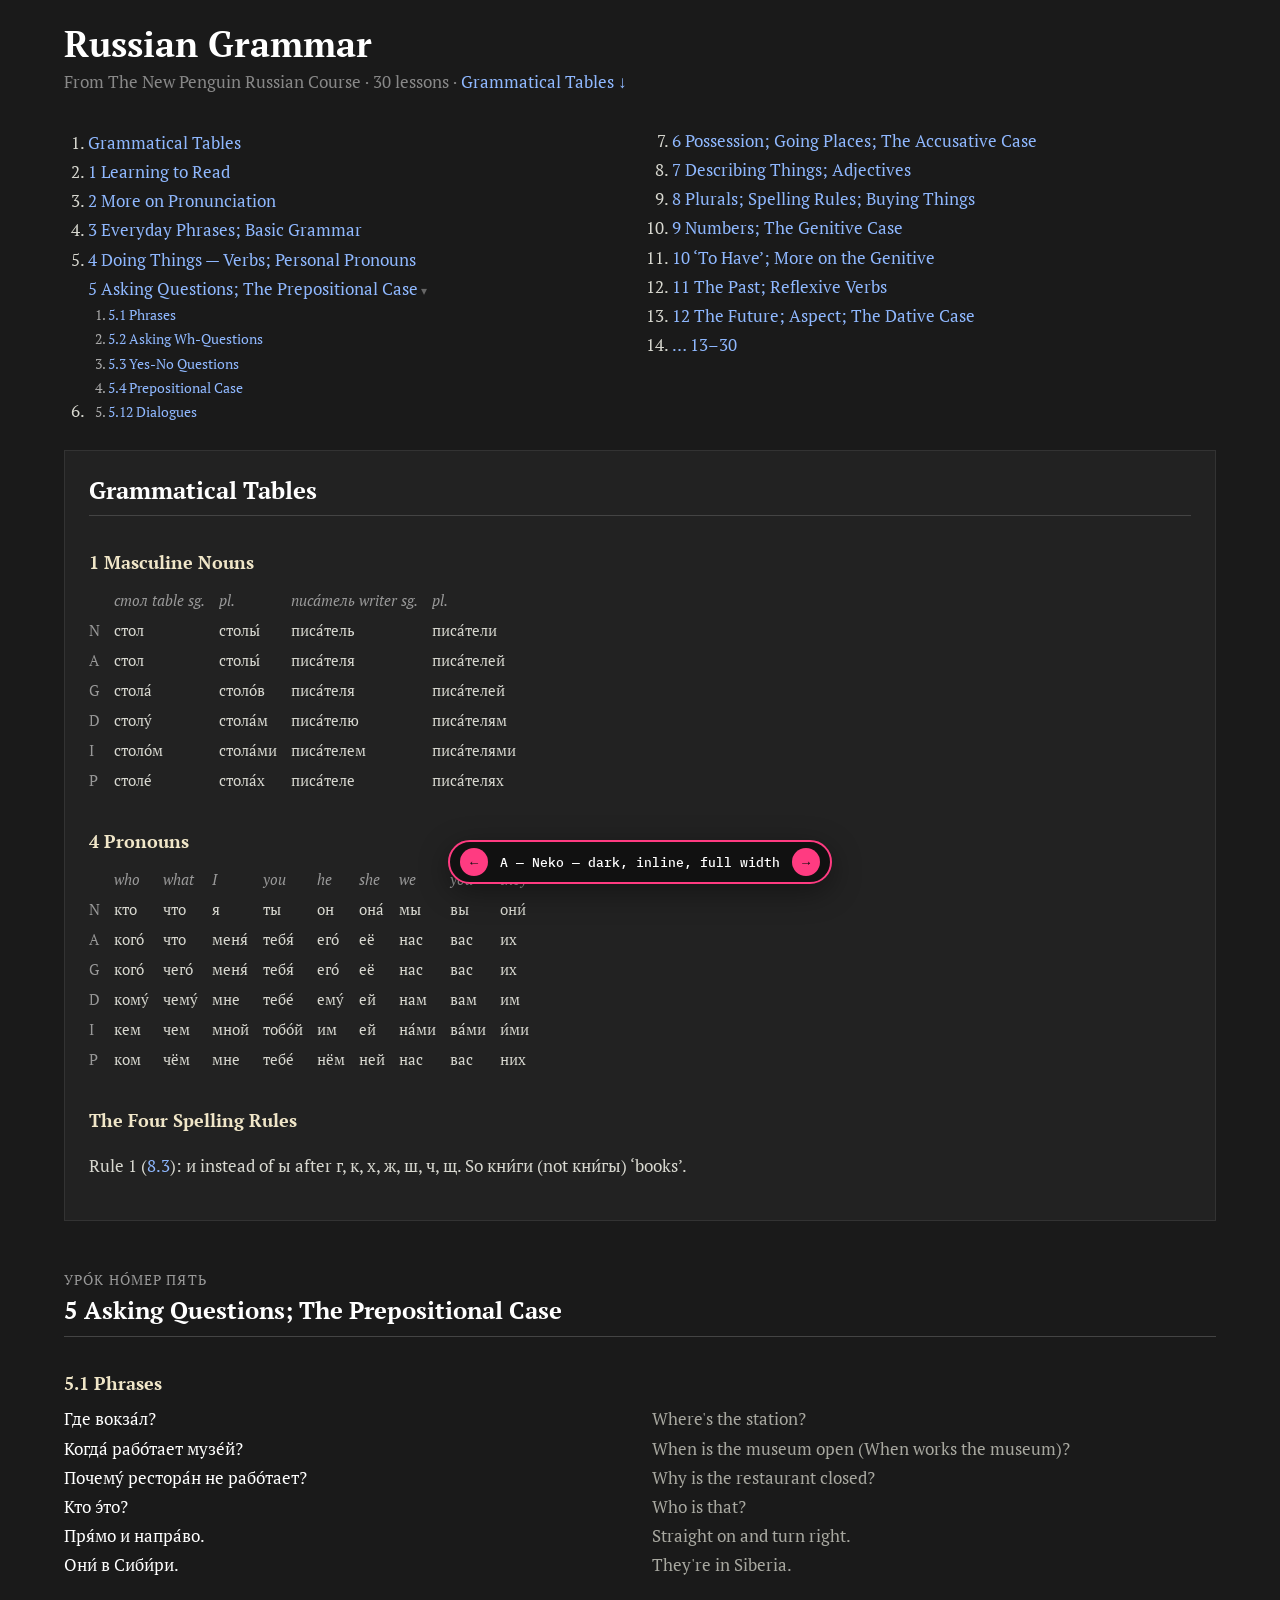
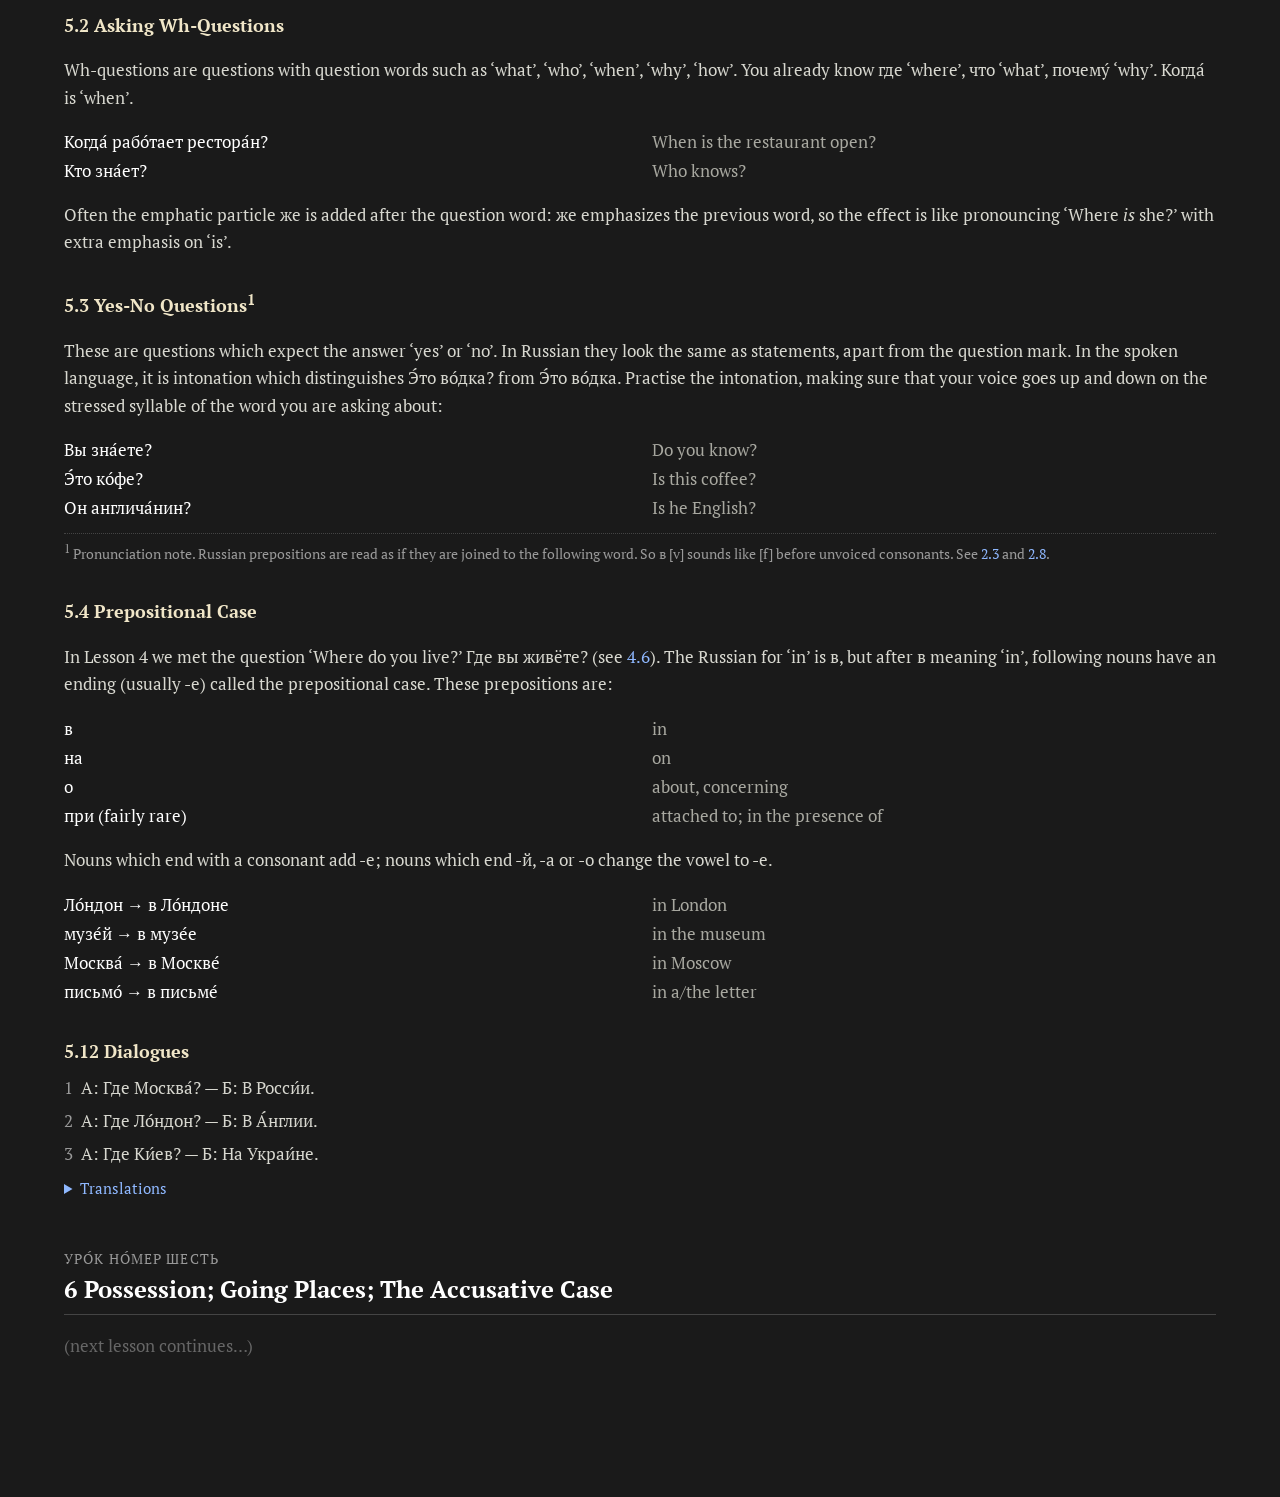
<file: prototype/skeleton.html>
<!doctype html>
<!-- PROTOTYPE — throwaway. Three variants of the single-page grammar guide, switchable via ?variant=A|B|C or ←/→ keys.
     Question: what does the page look like — TOC placement, Tables Block placement, lesson/section/example layout, theme. -->
<html lang="en">
<head>
<meta charset="utf-8">
<meta name="viewport" content="width=device-width, initial-scale=1">
<title>Skeleton prototype — Russian Grammar</title>
<link rel="preconnect" href="https://fonts.googleapis.com">
<link href="https://fonts.googleapis.com/css2?family=Literata:ital,opsz,wght@0,7..72,400;0,7..72,600;1,7..72,400&family=PT+Serif:ital,wght@0,400;0,700;1,400&family=IBM+Plex+Mono:wght@400;500&family=Fraunces:opsz,wght@9..144,300;9..144,600&family=Vollkorn:ital,wght@0,400;0,600;1,400&family=Golos+Text:wght@400;500;600&family=PT+Sans:ital,wght@0,400;0,700;1,400&display=swap" rel="stylesheet">
<style>
  * { box-sizing: border-box; }
  body { margin: 0; }
  .variant { display: none; }
  .variant.active { display: block; }
  ruby rt { font-size: .6em; }

  /* ---------- switcher (not part of the design) ---------- */
  #switcher { position: fixed; bottom: 16px; left: 50%; transform: translateX(-50%); z-index: 9999;
    background: #111; color: #fff; border: 2px solid #ff3b81; border-radius: 999px; padding: 6px 10px;
    font: 500 13px/1 "IBM Plex Mono", monospace; display: flex; gap: 12px; align-items: center; box-shadow: 0 8px 30px rgba(0,0,0,.4); }
  #switcher button { background: #ff3b81; color: #111; border: 0; border-radius: 999px; width: 28px; height: 28px; cursor: pointer; font-weight: 700; }
  #switcher span { min-width: 220px; text-align: center; }

  /* =================================================================
     VARIANT A — "Neko": dark, plain, full-width, everything inline.
     ================================================================= */
  .va { background: #1a1a1a; color: #d8d8d0; font: 17px/1.6 "PT Serif", Georgia, serif; padding: 24px clamp(16px, 5vw, 80px) 120px; }
  .va a { color: #8fb8ff; text-decoration: none; }
  .va a:hover { text-decoration: underline; }
  .va h1 { font: 700 36px/1.1 "PT Serif", serif; color: #fff; margin: 0 0 4px; }
  .va .sub { color: #888; margin-bottom: 32px; }
  .va h2 { font-size: 24px; color: #fff; border-bottom: 1px solid #444; padding-bottom: 6px; margin: 48px 0 4px; }
  .va h2 .ru { display: block; font-size: 14px; color: #999; font-weight: 400; letter-spacing: .08em; }
  .va h3 { font-size: 18px; color: #f0e6c8; margin: 32px 0 8px; }
  .va .toc ol { columns: 2; column-gap: 40px; padding-left: 24px; margin: 0; }
  .va .toc li { break-inside: avoid; margin: 2px 0; }
  .va .toc details { display: inline; }
  .va .toc summary { display: inline; cursor: pointer; list-style: none; }
  .va .toc summary::after { content: " ▸"; color: #666; font-size: 12px; }
  .va .toc details[open] summary::after { content: " ▾"; }
  .va .toc details ol { columns: 1; padding-left: 20px; font-size: 14px; color: #aaa; }
  .va .ex { display: grid; grid-template-columns: 1fr 1fr; gap: 2px 24px; margin: 8px 0 12px; }
  .va .ex .r { color: #fff; }
  .va .ex .e { color: #a8a8a0; }
  .va table { border-collapse: collapse; margin: 8px 0 20px; font-size: 15px; }
  .va th, .va td { padding: 3px 14px 3px 0; text-align: left; vertical-align: top; }
  .va th { color: #999; font-weight: 400; font-style: italic; }
  .va td:first-child { color: #999; }
  .va .tables { background: #222; border: 1px solid #333; padding: 8px 24px 24px; margin: 24px 0; }
  .va .tables h2 { margin-top: 12px; }
  .va .fn { font-size: 14px; color: #999; border-top: 1px dotted #444; margin-top: 12px; padding-top: 6px; }
  .va details.tr { margin: 8px 0; }
  .va details.tr summary { color: #8fb8ff; cursor: pointer; font-size: 15px; }
  .va .dlg { margin: 6px 0; padding-left: 28px; text-indent: -28px; }
  .va .dlg b { color: #999; font-weight: 400; margin-right: 8px; }

  /* =================================================================
     VARIANT B — "Reading room": paper, sticky sidebar TOC, tabbed tables.
     ================================================================= */
  .vb { background: #f4efe4; color: #2a2419; font: 17px/1.65 "Literata", Georgia, serif; min-height: 100vh; }
  .vb .frame { display: grid; grid-template-columns: 280px minmax(0, 72ch); gap: 48px; max-width: 1180px; margin: 0 auto; padding: 0 24px 140px; }
  .vb nav.side { position: sticky; top: 0; height: 100vh; overflow-y: auto; padding: 32px 0; border-right: 1px solid #d9cfb8; font-size: 14px; }
  .vb nav.side h1 { font: 300 28px/1 "Fraunces", serif; margin: 0 0 4px; letter-spacing: -.01em; }
  .vb nav.side .sub { color: #7d7260; font-size: 12px; margin-bottom: 20px; }
  .vb nav.side a { color: #2a2419; text-decoration: none; }
  .vb nav.side a:hover { color: #8b1a1a; }
  .vb nav.side .quick { display: block; background: #2a2419; color: #f4efe4; padding: 8px 12px; margin: 0 16px 16px 0; border-radius: 3px; font-weight: 600; }
  .vb nav.side ol { list-style: none; margin: 0; padding: 0; }
  .vb nav.side > ol > li { margin: 0 0 2px; }
  .vb nav.side details summary { cursor: pointer; padding: 3px 0; list-style: none; display: flex; gap: 8px; }
  .vb nav.side details summary .n { color: #a3957c; font-variant-numeric: tabular-nums; width: 20px; text-align: right; }
  .vb nav.side details ol { padding-left: 28px; margin: 2px 0 8px; color: #6b6151; font-size: 13px; }
  .vb nav.side details ol li { padding: 1px 0; }
  .vb main { padding-top: 32px; }
  .vb h2 { font: 300 40px/1.05 "Fraunces", serif; margin: 64px 0 8px; letter-spacing: -.01em; }
  .vb h2 .ru { display: block; font: 600 12px/1 "Literata", serif; letter-spacing: .18em; text-transform: uppercase; color: #8b1a1a; margin-bottom: 10px; }
  .vb h3 { font: 600 19px/1.3 "Literata", serif; margin: 40px 0 8px; }
  .vb h3 .num { color: #8b1a1a; margin-right: 8px; font-variant-numeric: tabular-nums; }
  .vb a { color: #8b1a1a; }
  .vb .ex { display: grid; grid-template-columns: 1fr 1fr; gap: 2px 28px; margin: 10px 0 14px; padding: 8px 0; border-left: 3px solid #d9cfb8; padding-left: 14px; }
  .vb .ex .r { font-weight: 600; }
  .vb .ex .e { color: #6b6151; font-style: italic; }
  .vb .tables { background: #fffdf8; border: 1px solid #d9cfb8; border-radius: 4px; margin: 32px 0; overflow: hidden; }
  .vb .tables > label { display: inline-block; padding: 8px 14px; font-size: 13px; cursor: pointer; border-right: 1px solid #d9cfb8; border-bottom: 1px solid #d9cfb8; background: #ede5d3; }
  .vb .tables input { display: none; }
  .vb .tables .pane { display: none; padding: 16px 20px; }
  .vb .tables input:checked + label { background: #fffdf8; font-weight: 600; }
  #vb-t1:checked ~ .panes .p1, #vb-t2:checked ~ .panes .p2, #vb-t3:checked ~ .panes .p3 { display: block; }
  .vb table { border-collapse: collapse; font-size: 15px; margin: 8px 0; }
  .vb th, .vb td { padding: 4px 16px 4px 0; text-align: left; }
  .vb th { font-weight: 400; color: #7d7260; font-size: 12px; text-transform: uppercase; letter-spacing: .08em; }
  .vb td:first-child { color: #a3957c; font-size: 13px; }
  .vb .fn { font-size: 14px; color: #6b6151; margin-top: 14px; padding-top: 8px; border-top: 1px solid #d9cfb8; }
  .vb details.tr summary { cursor: pointer; color: #8b1a1a; font-size: 14px; }
  .vb .dlg { margin: 6px 0; padding-left: 28px; text-indent: -28px; }
  .vb .dlg b { color: #a3957c; font-weight: 400; margin-right: 8px; }

  /* =================================================================
     VARIANT C — "Index card": light, sticky top strip, TOC grid, tables as cards.
     ================================================================= */
  .vc { background: #ffffff; color: #17202a; font: 16px/1.6 "Golos Text", system-ui, sans-serif; padding-bottom: 140px; }
  .vc .strip { position: sticky; top: 0; z-index: 10; background: #17202a; color: #fff; display: flex; gap: 24px; align-items: center; padding: 10px 24px; font-size: 13px; }
  .vc .strip a { color: #fff; text-decoration: none; opacity: .8; }
  .vc .strip a:hover { opacity: 1; }
  .vc .strip .now { margin-left: auto; color: #ffd166; font-variant-numeric: tabular-nums; }
  .vc .wrap { max-width: 960px; margin: 0 auto; padding: 0 24px; }
  .vc h1 { font: 600 44px/1 "Vollkorn", serif; margin: 40px 0 8px; }
  .vc .sub { color: #5f6b7a; margin-bottom: 24px; }
  .vc .toc { display: grid; grid-template-columns: repeat(auto-fill, minmax(280px, 1fr)); gap: 8px 24px; margin-bottom: 32px; }
  .vc .toc details { border-bottom: 1px solid #e3e8ee; }
  .vc .toc summary { cursor: pointer; padding: 6px 0; display: flex; gap: 10px; list-style: none; }
  .vc .toc summary .n { background: #17202a; color: #fff; font-size: 11px; padding: 2px 6px; border-radius: 3px; align-self: center; font-variant-numeric: tabular-nums; }
  .vc .toc details ol { margin: 0 0 8px; padding-left: 44px; font-size: 13px; color: #5f6b7a; }
  .vc a { color: #0b57d0; text-decoration: none; }
  .vc a:hover { text-decoration: underline; }
  .vc .tables { background: #f3f5f8; border-radius: 12px; padding: 20px 24px; margin: 0 0 48px; }
  .vc .tables h2 { margin: 0 0 12px; font: 600 22px/1 "Vollkorn", serif; }
  .vc .cards { display: grid; grid-template-columns: repeat(auto-fill, minmax(280px, 1fr)); gap: 16px; }
  .vc .card { background: #fff; border: 1px solid #e3e8ee; border-radius: 8px; padding: 12px 16px; }
  .vc .card h4 { margin: 0 0 6px; font-size: 13px; text-transform: uppercase; letter-spacing: .06em; color: #5f6b7a; }
  .vc table { border-collapse: collapse; font-size: 14px; width: 100%; }
  .vc th, .vc td { padding: 3px 8px 3px 0; text-align: left; }
  .vc th { font-weight: 500; color: #5f6b7a; }
  .vc td:first-child { color: #5f6b7a; width: 2em; }
  .vc h2.lesson { font: 600 34px/1.1 "Vollkorn", serif; margin: 56px 0 4px; }
  .vc h2.lesson .ru { display: block; font: 500 13px/1 "Golos Text", sans-serif; color: #5f6b7a; letter-spacing: .1em; margin-top: 8px; }
  .vc h3 { font-size: 18px; margin: 32px 0 8px; display: flex; gap: 10px; align-items: baseline; }
  .vc h3 .num { font: 500 12px/1 "IBM Plex Mono", monospace; background: #ffd166; padding: 3px 6px; border-radius: 3px; }
  .vc .ex { margin: 8px 0 14px; border: 1px solid #e3e8ee; border-radius: 8px; overflow: hidden; }
  .vc .ex .row { display: grid; grid-template-columns: 1fr 1fr; gap: 24px; padding: 6px 12px; border-top: 1px solid #eef1f4; }
  .vc .ex .row:first-child { border-top: 0; }
  .vc .ex .row:nth-child(even) { background: #fafbfc; }
  .vc .ex .r { font-weight: 500; }
  .vc .ex .e { color: #5f6b7a; }
  .vc .fn { font-size: 13px; color: #5f6b7a; background: #f3f5f8; padding: 8px 12px; border-radius: 6px; margin-top: 12px; }
  .vc details.tr summary { cursor: pointer; color: #0b57d0; font-size: 14px; }
  .vc .dlg { margin: 6px 0; padding-left: 28px; text-indent: -28px; }
  .vc .dlg b { color: #5f6b7a; font-weight: 400; margin-right: 8px; }
  /* =================================================================
     VARIANT D — "Index card, dark": C structure, A palette, sticky top strip, TOC grid, tables as cards.
     ================================================================= */
  .vd { background: #1a1a1a; color: #d8d8d0; font: 17px/1.6 "PT Sans", system-ui, sans-serif; padding-bottom: 140px; }
  .vd .strip { position: sticky; top: 0; z-index: 10; background: #0f0f0f; color: #e8e8e0; border-bottom: 1px solid #333; display: flex; gap: 24px; align-items: center; padding: 10px 24px; font-size: 13px; }
  .vd .strip a { color: #e8e8e0; text-decoration: none; opacity: .8; }
  .vd .strip a:hover { opacity: 1; }
  .vd .strip .now { margin-left: auto; color: #f0c674; font-variant-numeric: tabular-nums; }
  .vd .wrap { max-width: 960px; margin: 0 auto; padding: 0 24px; }
  .vd h1 { font: 600 44px/1 "Vollkorn", serif; margin: 40px 0 8px; color: #fff; }
  .vd .sub { color: #999; margin-bottom: 24px; }
  .vd .toc { display: grid; grid-template-columns: repeat(auto-fill, minmax(280px, 1fr)); gap: 8px 24px; margin-bottom: 32px; }
  .vd .toc details { border-bottom: 1px solid #3a3a3a; }
  .vd .toc summary { cursor: pointer; padding: 6px 0; display: flex; gap: 10px; list-style: none; }
  .vd .toc summary .n { background: #3a3a3a; color: #e8e8e0; font-size: 11px; padding: 2px 6px; border-radius: 3px; align-self: center; font-variant-numeric: tabular-nums; }
  .vd .toc details ol { margin: 0 0 8px; padding-left: 44px; font-size: 13px; color: #999; }
  .vd a { color: #8fb8ff; text-decoration: none; }
  .vd a:hover { text-decoration: underline; }
  .vd .tables { background: #222; border-radius: 12px; padding: 20px 24px; margin: 0 0 48px; }
  .vd .tables h2 { margin: 0 0 12px; font: 600 22px/1 "Vollkorn", serif; }
  .vd .cards { display: grid; grid-template-columns: repeat(auto-fill, minmax(280px, 1fr)); gap: 16px; }
  .vd .card { background: #1e1e1e; border: 1px solid #3a3a3a; border-radius: 8px; padding: 12px 16px; }
  .vd .card h4 { margin: 0 0 6px; font-size: 13px; text-transform: uppercase; letter-spacing: .06em; color: #999; }
  .vd table { border-collapse: collapse; font-size: 14px; width: 100%; }
  .vd th, .vd td { padding: 4px 8px; text-align: left; border: 1px solid #444; }
  .vd th { background: #2a2a2a; }
  .vd tr:nth-child(even) td { background: #1a1a1a; }
  .vd th { font-weight: 500; color: #999; }
  .vd td:first-child { color: #999; width: 2em; }
  .vd h2.lesson { font: 600 34px/1.1 "Vollkorn", serif; margin: 56px 0 4px; color: #fff; border-bottom: 1px solid #444; padding-bottom: 8px; }
  .vd h2.lesson .ru { display: block; font: 700 13px/1 "PT Sans", sans-serif; color: #999; letter-spacing: .1em; margin-top: 8px; }
  .vd h3 { font-size: 18px; margin: 32px 0 8px; display: flex; gap: 10px; align-items: baseline; }
  .vd h3 .num { font: 500 12px/1 "IBM Plex Mono", monospace; background: #f0c674; color: #111; padding: 3px 6px; border-radius: 3px; }
  .vd .ex { margin: 8px 0 14px; border: 1px solid #3a3a3a; border-radius: 8px; overflow: hidden; }
  .vd .ex .row { display: grid; grid-template-columns: 1fr 1fr; gap: 24px; padding: 6px 12px; border-top: 1px solid #2c2c2c; }
  .vd .ex .row:first-child { border-top: 0; }
  .vd .ex .row:nth-child(even) { background: #202020; }
  .vd .ex .r { font-weight: 500; color: #fff; }
  .vd .ex .e { color: #999; }
  .vd .fn { font-size: 13px; color: #999; background: #222; padding: 8px 12px; border-radius: 6px; margin-top: 12px; }
  .vd details.tr summary { cursor: pointer; color: #8fb8ff; font-size: 14px; }
  .vd .dlg { margin: 6px 0; padding-left: 28px; text-indent: -28px; }
  .vd .dlg b { color: #999; font-weight: 400; margin-right: 8px; }
</style>
</head>
<body>

<!-- =============================== VARIANT A =============================== -->
<section class="variant va" data-name="Neko — dark, inline, full width" id="A">
  <h1>Russian Grammar</h1>
  <div class="sub">From The New Penguin Russian Course · 30 lessons · <a href="#A-tables">Grammatical Tables ↓</a></div>

  <div class="toc">
    <ol>
      <li><a href="#A-tables">Grammatical Tables</a></li>
      <li><a href="#">1 Learning to Read</a></li>
      <li><a href="#">2 More on Pronunciation</a></li>
      <li><a href="#">3 Everyday Phrases; Basic Grammar</a></li>
      <li><a href="#">4 Doing Things — Verbs; Personal Pronouns</a></li>
      <li><details open><summary><a href="#A-lesson-5">5 Asking Questions; The Prepositional Case</a></summary>
        <ol><li><a href="#A-s5-1">5.1 Phrases</a></li><li><a href="#A-s5-2">5.2 Asking Wh-Questions</a></li><li><a href="#A-s5-3">5.3 Yes-No Questions</a></li><li><a href="#A-s5-4">5.4 Prepositional Case</a></li><li><a href="#A-s5-12">5.12 Dialogues</a></li></ol></details></li>
      <li><a href="#">6 Possession; Going Places; The Accusative Case</a></li>
      <li><a href="#">7 Describing Things; Adjectives</a></li>
      <li><a href="#">8 Plurals; Spelling Rules; Buying Things</a></li>
      <li><a href="#">9 Numbers; The Genitive Case</a></li>
      <li><a href="#">10 ‘To Have’; More on the Genitive</a></li>
      <li><a href="#">11 The Past; Reflexive Verbs</a></li>
      <li><a href="#">12 The Future; Aspect; The Dative Case</a></li>
      <li><a href="#">… 13–30</a></li>
    </ol>
  </div>

  <div class="tables" id="A-tables">
    <h2>Grammatical Tables</h2>
    <h3>1 Masculine Nouns</h3>
    <table><tr><th></th><th>стол <i>table</i> sg.</th><th>pl.</th><th>писа́тель <i>writer</i> sg.</th><th>pl.</th></tr>
      <tr><td>N</td><td>стол</td><td>столы́</td><td>писа́тель</td><td>писа́тели</td></tr>
      <tr><td>A</td><td>стол</td><td>столы́</td><td>писа́теля</td><td>писа́телей</td></tr>
      <tr><td>G</td><td>стола́</td><td>столо́в</td><td>писа́теля</td><td>писа́телей</td></tr>
      <tr><td>D</td><td>столу́</td><td>стола́м</td><td>писа́телю</td><td>писа́телям</td></tr>
      <tr><td>I</td><td>столо́м</td><td>стола́ми</td><td>писа́телем</td><td>писа́телями</td></tr>
      <tr><td>P</td><td>столе́</td><td>стола́х</td><td>писа́теле</td><td>писа́телях</td></tr></table>
    <h3>4 Pronouns</h3>
    <table><tr><th></th><th>who</th><th>what</th><th>I</th><th>you</th><th>he</th><th>she</th><th>we</th><th>you</th><th>they</th></tr>
      <tr><td>N</td><td>кто</td><td>что</td><td>я</td><td>ты</td><td>он</td><td>она́</td><td>мы</td><td>вы</td><td>они́</td></tr>
      <tr><td>A</td><td>кого́</td><td>что</td><td>меня́</td><td>тебя́</td><td>его́</td><td>её</td><td>нас</td><td>вас</td><td>их</td></tr>
      <tr><td>G</td><td>кого́</td><td>чего́</td><td>меня́</td><td>тебя́</td><td>его́</td><td>её</td><td>нас</td><td>вас</td><td>их</td></tr>
      <tr><td>D</td><td>кому́</td><td>чему́</td><td>мне</td><td>тебе́</td><td>ему́</td><td>ей</td><td>нам</td><td>вам</td><td>им</td></tr>
      <tr><td>I</td><td>кем</td><td>чем</td><td>мной</td><td>тобо́й</td><td>им</td><td>ей</td><td>на́ми</td><td>ва́ми</td><td>и́ми</td></tr>
      <tr><td>P</td><td>ком</td><td>чём</td><td>мне</td><td>тебе́</td><td>нём</td><td>ней</td><td>нас</td><td>вас</td><td>них</td></tr></table>
    <h3>The Four Spelling Rules</h3>
    <p>Rule 1 (<a href="#">8.3</a>): и instead of ы after г, к, х, ж, ш, ч, щ. So кни́ги (not кни́гы) ‘books’.</p>
  </div>

  <h2 id="A-lesson-5"><span class="ru">УРО́К НО́МЕР ПЯТЬ</span>5 Asking Questions; The Prepositional Case</h2>

  <h3 id="A-s5-1">5.1 Phrases</h3>
  <div class="ex">
    <div class="r">Где вокза́л?</div><div class="e">Where's the station?</div>
    <div class="r">Когда́ рабо́тает музе́й?</div><div class="e">When is the museum open (When works the museum)?</div>
    <div class="r">Почему́ рестора́н не рабо́тает?</div><div class="e">Why is the restaurant closed?</div>
    <div class="r">Кто э́то?</div><div class="e">Who is that?</div>
    <div class="r">Пря́мо и напра́во.</div><div class="e">Straight on and turn right.</div>
    <div class="r">Они́ в Сиби́ри.</div><div class="e">They're in Siberia.</div>
  </div>

  <h3 id="A-s5-2">5.2 Asking Wh-Questions</h3>
  <p>Wh-questions are questions with question words such as ‘what’, ‘who’, ‘when’, ‘why’, ‘how’. You already know где ‘where’, что ‘what’, почему́ ‘why’. Когда́ is ‘when’.</p>
  <div class="ex"><div class="r">Когда́ рабо́тает рестора́н?</div><div class="e">When is the restaurant open?</div><div class="r">Кто зна́ет?</div><div class="e">Who knows?</div></div>
  <p>Often the emphatic particle же is added after the question word: же emphasizes the previous word, so the effect is like pronouncing ‘Where <i>is</i> she?’ with extra emphasis on ‘is’.</p>

  <h3 id="A-s5-3">5.3 Yes-No Questions<sup>1</sup></h3>
  <p>These are questions which expect the answer ‘yes’ or ‘no’. In Russian they look the same as statements, apart from the question mark. In the spoken language, it is intonation which distinguishes Э́то во́дка? from Э́то во́дка. Practise the intonation, making sure that your voice goes up and down on the stressed syllable of the word you are asking about:</p>
  <div class="ex"><div class="r">Вы зна́ете?</div><div class="e">Do you know?</div><div class="r">Э́то ко́фе?</div><div class="e">Is this coffee?</div><div class="r">Он англича́нин?</div><div class="e">Is he English?</div></div>
  <div class="fn"><sup>1</sup> Pronunciation note. Russian prepositions are read as if they are joined to the following word. So в [v] sounds like [f] before unvoiced consonants. See <a href="#">2.3</a> and <a href="#">2.8</a>.</div>

  <h3 id="A-s5-4">5.4 Prepositional Case</h3>
  <p>In Lesson 4 we met the question ‘Where do you live?’ Где вы живёте? (see <a href="#">4.6</a>). The Russian for ‘in’ is в, but after в meaning ‘in’, following nouns have an ending (usually -е) called the prepositional case. These prepositions are:</p>
  <div class="ex"><div class="r">в</div><div class="e">in</div><div class="r">на</div><div class="e">on</div><div class="r">о</div><div class="e">about, concerning</div><div class="r">при (fairly rare)</div><div class="e">attached to; in the presence of</div></div>
  <p>Nouns which end with a consonant add -е; nouns which end -й, -а or -о change the vowel to -е.</p>
  <div class="ex"><div class="r">Ло́ндон → в Ло́ндоне</div><div class="e">in London</div><div class="r">музе́й → в музе́е</div><div class="e">in the museum</div><div class="r">Москва́ → в Москве́</div><div class="e">in Moscow</div><div class="r">письмо́ → в письме́</div><div class="e">in a/the letter</div></div>

  <h3 id="A-s5-12">5.12 Dialogues</h3>
  <p class="dlg"><b>1</b>А: Где Москва́? — Б: В Росси́и.</p>
  <p class="dlg"><b>2</b>А: Где Ло́ндон? — Б: В А́нглии.</p>
  <p class="dlg"><b>3</b>А: Где Ки́ев? — Б: На Украи́не.</p>
  <details class="tr"><summary>Translations</summary><p class="dlg"><b>1</b>A: Where is Moscow? — B: In Russia.</p><p class="dlg"><b>2</b>A: Where is London? — B: In England.</p><p class="dlg"><b>3</b>A: Where is Kiev? — B: In the Ukraine.</p></details>

  <h2><span class="ru">УРО́К НО́МЕР ШЕСТЬ</span>6 Possession; Going Places; The Accusative Case</h2>
  <p style="color:#666">(next lesson continues…)</p>
</section>

<!-- =============================== VARIANT B =============================== -->
<section class="variant vb" data-name="Reading room — sidebar TOC, tabbed tables" id="B">
  <div class="frame">
    <nav class="side">
      <h1>Russian Grammar</h1>
      <div class="sub">The New Penguin Russian Course</div>
      <a class="quick" href="#B-tables">Grammatical Tables →</a>
      <ol>
        <li><details><summary><span class="n">1</span><a href="#">Learning to Read</a></summary><ol><li>1.1 …</li></ol></details></li>
        <li><details><summary><span class="n">2</span><a href="#">More on Pronunciation</a></summary><ol><li>2.2 …</li></ol></details></li>
        <li><details><summary><span class="n">3</span><a href="#">Everyday Phrases; Basic Grammar</a></summary><ol><li>3.1 …</li></ol></details></li>
        <li><details><summary><span class="n">4</span><a href="#">Verbs; Personal Pronouns</a></summary><ol><li>4.1 …</li></ol></details></li>
        <li><details open><summary><span class="n">5</span><a href="#B-lesson-5">Asking Questions; Prepositional</a></summary>
          <ol><li><a href="#B-s5-1">5.1 Phrases</a></li><li><a href="#B-s5-2">5.2 Asking Wh-Questions</a></li><li><a href="#B-s5-3">5.3 Yes-No Questions</a></li><li><a href="#B-s5-4">5.4 Prepositional Case</a></li><li><a href="#B-s5-12">5.12 Dialogues</a></li></ol></details></li>
        <li><details><summary><span class="n">6</span><a href="#">Possession; Going Places; Accusative</a></summary><ol><li>6.1 …</li></ol></details></li>
        <li><details><summary><span class="n">7</span><a href="#">Describing Things; Adjectives</a></summary><ol><li>7.1 …</li></ol></details></li>
        <li><details><summary><span class="n">8</span><a href="#">Plurals; Spelling Rules; Buying</a></summary><ol><li>8.1 …</li></ol></details></li>
        <li><details><summary><span class="n">9</span><a href="#">Numbers; The Genitive Case</a></summary><ol><li>9.1 …</li></ol></details></li>
        <li><details><summary><span class="n">10</span><a href="#">‘To Have’; More on the Genitive</a></summary><ol><li>10.1 …</li></ol></details></li>
        <li><details><summary><span class="n">11</span><a href="#">The Past; Reflexive Verbs</a></summary><ol><li>11.1 …</li></ol></details></li>
        <li><details><summary><span class="n">12</span><a href="#">The Future; Aspect; Dative</a></summary><ol><li>12.1 …</li></ol></details></li>
        <li><details><summary><span class="n">…</span><a href="#">13–30</a></summary><ol><li>…</li></ol></details></li>
      </ol>
    </nav>

    <main>
      <div class="tables" id="B-tables">
        <input type="radio" name="vb-tabs" id="vb-t1" checked><label for="vb-t1">Nouns</label>
        <input type="radio" name="vb-tabs" id="vb-t2"><label for="vb-t2">Pronouns</label>
        <input type="radio" name="vb-tabs" id="vb-t3"><label for="vb-t3">Spelling rules</label>
                <div class="panes">
          <div class="pane p1">
            <table><tr><th></th><th>стол sg.</th><th>pl.</th><th>писа́тель sg.</th><th>pl.</th></tr>
              <tr><td>N</td><td>стол</td><td>столы́</td><td>писа́тель</td><td>писа́тели</td></tr>
              <tr><td>A</td><td>стол</td><td>столы́</td><td>писа́теля</td><td>писа́телей</td></tr>
              <tr><td>G</td><td>стола́</td><td>столо́в</td><td>писа́теля</td><td>писа́телей</td></tr>
              <tr><td>D</td><td>столу́</td><td>стола́м</td><td>писа́телю</td><td>писа́телям</td></tr>
              <tr><td>I</td><td>столо́м</td><td>стола́ми</td><td>писа́телем</td><td>писа́телями</td></tr>
              <tr><td>P</td><td>столе́</td><td>стола́х</td><td>писа́теле</td><td>писа́телях</td></tr></table>
          </div>
          <div class="pane p2">
            <table><tr><th></th><th>who</th><th>what</th><th>I</th><th>you</th><th>he</th><th>she</th><th>we</th><th>you</th><th>they</th></tr>
              <tr><td>N</td><td>кто</td><td>что</td><td>я</td><td>ты</td><td>он</td><td>она́</td><td>мы</td><td>вы</td><td>они́</td></tr>
              <tr><td>A</td><td>кого́</td><td>что</td><td>меня́</td><td>тебя́</td><td>его́</td><td>её</td><td>нас</td><td>вас</td><td>их</td></tr>
              <tr><td>G</td><td>кого́</td><td>чего́</td><td>меня́</td><td>тебя́</td><td>его́</td><td>её</td><td>нас</td><td>вас</td><td>их</td></tr>
              <tr><td>D</td><td>кому́</td><td>чему́</td><td>мне</td><td>тебе́</td><td>ему́</td><td>ей</td><td>нам</td><td>вам</td><td>им</td></tr>
              <tr><td>I</td><td>кем</td><td>чем</td><td>мной</td><td>тобо́й</td><td>им</td><td>ей</td><td>на́ми</td><td>ва́ми</td><td>и́ми</td></tr>
              <tr><td>P</td><td>ком</td><td>чём</td><td>мне</td><td>тебе́</td><td>нём</td><td>ней</td><td>нас</td><td>вас</td><td>них</td></tr></table>
          </div>
          <div class="pane p3"><p>Rule 1 (<a href="#">8.3</a>): и instead of ы after г, к, х, ж, ш, ч, щ. So кни́ги (not кни́гы) ‘books’.</p></div>
        </div>
      </div>

      <h2 id="B-lesson-5"><span class="ru">Уро́к но́мер пять</span>Asking Questions; The Prepositional Case</h2>

      <h3 id="B-s5-1"><span class="num">5.1</span>Phrases</h3>
      <div class="ex">
        <div class="r">Где вокза́л?</div><div class="e">Where's the station?</div>
        <div class="r">Когда́ рабо́тает музе́й?</div><div class="e">When is the museum open (When works the museum)?</div>
        <div class="r">Почему́ рестора́н не рабо́тает?</div><div class="e">Why is the restaurant closed?</div>
        <div class="r">Кто э́то?</div><div class="e">Who is that?</div>
        <div class="r">Пря́мо и напра́во.</div><div class="e">Straight on and turn right.</div>
        <div class="r">Они́ в Сиби́ри.</div><div class="e">They're in Siberia.</div>
      </div>

      <h3 id="B-s5-2"><span class="num">5.2</span>Asking Wh-Questions</h3>
      <p>Wh-questions are questions with question words such as ‘what’, ‘who’, ‘when’, ‘why’, ‘how’. You already know где ‘where’, что ‘what’, почему́ ‘why’. Когда́ is ‘when’.</p>
      <div class="ex"><div class="r">Когда́ рабо́тает рестора́н?</div><div class="e">When is the restaurant open?</div><div class="r">Кто зна́ет?</div><div class="e">Who knows?</div></div>
      <p>Often the emphatic particle же is added after the question word: же emphasizes the previous word, so the effect is like pronouncing ‘Where <i>is</i> she?’ with extra emphasis on ‘is’.</p>

      <h3 id="B-s5-3"><span class="num">5.3</span>Yes-No Questions<sup>1</sup></h3>
      <p>These are questions which expect the answer ‘yes’ or ‘no’. In Russian they look the same as statements, apart from the question mark. In the spoken language, it is intonation which distinguishes Э́то во́дка? from Э́то во́дка. Practise the intonation, making sure that your voice goes up and down on the stressed syllable of the word you are asking about:</p>
      <div class="ex"><div class="r">Вы зна́ете?</div><div class="e">Do you know?</div><div class="r">Э́то ко́фе?</div><div class="e">Is this coffee?</div><div class="r">Он англича́нин?</div><div class="e">Is he English?</div></div>
      <div class="fn"><sup>1</sup> Pronunciation note. Russian prepositions are read as if they are joined to the following word. So в [v] sounds like [f] before unvoiced consonants. See <a href="#">2.3</a> and <a href="#">2.8</a>.</div>

      <h3 id="B-s5-4"><span class="num">5.4</span>Prepositional Case</h3>
      <p>In Lesson 4 we met the question ‘Where do you live?’ Где вы живёте? (see <a href="#">4.6</a>). The Russian for ‘in’ is в, but after в meaning ‘in’, following nouns have an ending (usually -е) called the prepositional case. These prepositions are:</p>
      <div class="ex"><div class="r">в</div><div class="e">in</div><div class="r">на</div><div class="e">on</div><div class="r">о</div><div class="e">about, concerning</div><div class="r">при (fairly rare)</div><div class="e">attached to; in the presence of</div></div>
      <p>Nouns which end with a consonant add -е; nouns which end -й, -а or -о change the vowel to -е.</p>
      <div class="ex"><div class="r">Ло́ндон → в Ло́ндоне</div><div class="e">in London</div><div class="r">музе́й → в музе́е</div><div class="e">in the museum</div><div class="r">Москва́ → в Москве́</div><div class="e">in Moscow</div><div class="r">письмо́ → в письме́</div><div class="e">in a/the letter</div></div>

      <h3 id="B-s5-12"><span class="num">5.12</span>Dialogues</h3>
      <p class="dlg"><b>1</b>А: Где Москва́? — Б: В Росси́и.</p>
      <p class="dlg"><b>2</b>А: Где Ло́ндон? — Б: В А́нглии.</p>
      <p class="dlg"><b>3</b>А: Где Ки́ев? — Б: На Украи́не.</p>
      <details class="tr"><summary>Translations</summary><p class="dlg"><b>1</b>A: Where is Moscow? — B: In Russia.</p><p class="dlg"><b>2</b>A: Where is London? — B: In England.</p><p class="dlg"><b>3</b>A: Where is Kiev? — B: In the Ukraine.</p></details>

      <h2><span class="ru">Уро́к но́мер шесть</span>Possession; Going Places; The Accusative Case</h2>
      <p style="color:#7d7260">(next lesson continues…)</p>
    </main>
  </div>
</section>

<!-- =============================== VARIANT C =============================== -->
<section class="variant vc" data-name="Index card — sticky strip, TOC grid, table cards" id="C">
  <div class="strip"><a href="#C-top">↑ Top</a><a href="#C-tables">Tables</a><a href="#C-lesson-5">Lesson 5</a><span class="now">5.4 Prepositional Case</span></div>
  <div class="wrap" id="C-top">
    <h1>Russian Grammar</h1>
    <div class="sub">The New Penguin Russian Course, trimmed to explanations and examples.</div>

    <div class="toc">
      <details><summary><span class="n">1</span>Learning to Read</summary><ol><li>1.1 …</li></ol></details>
      <details><summary><span class="n">2</span>More on Pronunciation</summary><ol><li>2.2 …</li></ol></details>
      <details><summary><span class="n">3</span>Everyday Phrases; Basic Grammar</summary><ol><li>3.1 …</li></ol></details>
      <details><summary><span class="n">4</span>Doing Things — Verbs; Personal Pronouns</summary><ol><li>4.1 …</li></ol></details>
      <details open><summary><span class="n">5</span><a href="#C-lesson-5">Asking Questions; The Prepositional Case</a></summary>
        <ol><li><a href="#C-s5-1">5.1 Phrases</a></li><li><a href="#C-s5-2">5.2 Asking Wh-Questions</a></li><li><a href="#C-s5-3">5.3 Yes-No Questions</a></li><li><a href="#C-s5-4">5.4 Prepositional Case</a></li><li><a href="#C-s5-12">5.12 Dialogues</a></li></ol></details>
      <details><summary><span class="n">6</span>Possession; Going Places; The Accusative Case</summary><ol><li>6.1 …</li></ol></details>
      <details><summary><span class="n">7</span>Describing Things; Adjectives</summary><ol><li>7.1 …</li></ol></details>
      <details><summary><span class="n">8</span>Plurals; Spelling Rules; Buying Things</summary><ol><li>8.1 …</li></ol></details>
      <details><summary><span class="n">9</span>Numbers; The Genitive Case</summary><ol><li>9.1 …</li></ol></details>
      <details><summary><span class="n">10</span>‘To Have’; More on the Genitive</summary><ol><li>10.1 …</li></ol></details>
      <details><summary><span class="n">11</span>The Past; Reflexive Verbs</summary><ol><li>11.1 …</li></ol></details>
      <details><summary><span class="n">12</span>The Future; Aspect; The Dative Case</summary><ol><li>12.1 …</li></ol></details>
      <details><summary><span class="n">…</span>13–30</summary><ol><li>…</li></ol></details>
    </div>

    <div class="tables" id="C-tables">
      <h2>Grammatical Tables</h2>
      <div class="cards">
        <div class="card"><h4>Masculine nouns</h4>
          <table><tr><th></th><th>стол</th><th>pl.</th><th>писа́тель</th><th>pl.</th></tr>
            <tr><td>N</td><td>стол</td><td>столы́</td><td>писа́тель</td><td>писа́тели</td></tr>
            <tr><td>A</td><td>стол</td><td>столы́</td><td>писа́теля</td><td>писа́телей</td></tr>
            <tr><td>G</td><td>стола́</td><td>столо́в</td><td>писа́теля</td><td>писа́телей</td></tr>
            <tr><td>D</td><td>столу́</td><td>стола́м</td><td>писа́телю</td><td>писа́телям</td></tr>
            <tr><td>I</td><td>столо́м</td><td>стола́ми</td><td>писа́телем</td><td>писа́телями</td></tr>
            <tr><td>P</td><td>столе́</td><td>стола́х</td><td>писа́теле</td><td>писа́телях</td></tr></table></div>
        <div class="card"><h4>Personal pronouns</h4>
          <table><tr><th></th><th>I</th><th>you</th><th>he</th><th>she</th><th>we</th><th>you</th><th>they</th></tr>
            <tr><td>N</td><td>я</td><td>ты</td><td>он</td><td>она́</td><td>мы</td><td>вы</td><td>они́</td></tr>
            <tr><td>A</td><td>меня́</td><td>тебя́</td><td>его́</td><td>её</td><td>нас</td><td>вас</td><td>их</td></tr>
            <tr><td>G</td><td>меня́</td><td>тебя́</td><td>его́</td><td>её</td><td>нас</td><td>вас</td><td>их</td></tr>
            <tr><td>D</td><td>мне</td><td>тебе́</td><td>ему́</td><td>ей</td><td>нам</td><td>вам</td><td>им</td></tr>
            <tr><td>I</td><td>мной</td><td>тобо́й</td><td>им</td><td>ей</td><td>на́ми</td><td>ва́ми</td><td>и́ми</td></tr>
            <tr><td>P</td><td>мне</td><td>тебе́</td><td>нём</td><td>ней</td><td>нас</td><td>вас</td><td>них</td></tr></table></div>
        <div class="card"><h4>Spelling rules</h4><p style="margin:0;font-size:14px">Rule 1 (<a href="#">8.3</a>): и instead of ы after г, к, х, ж, ш, ч, щ. So кни́ги (not кни́гы) ‘books’.</p></div>
      </div>
    </div>

    <h2 class="lesson" id="C-lesson-5">5 Asking Questions; The Prepositional Case<span class="ru">УРО́К НО́МЕР ПЯТЬ</span></h2>

    <h3 id="C-s5-1"><span class="num">5.1</span>Phrases</h3>
    <div class="ex">
      <div class="row"><div class="r">Где вокза́л?</div><div class="e">Where's the station?</div></div>
      <div class="row"><div class="r">Когда́ рабо́тает музе́й?</div><div class="e">When is the museum open (When works the museum)?</div></div>
      <div class="row"><div class="r">Почему́ рестора́н не рабо́тает?</div><div class="e">Why is the restaurant closed?</div></div>
      <div class="row"><div class="r">Кто э́то?</div><div class="e">Who is that?</div></div>
      <div class="row"><div class="r">Пря́мо и напра́во.</div><div class="e">Straight on and turn right.</div></div>
      <div class="row"><div class="r">Они́ в Сиби́ри.</div><div class="e">They're in Siberia.</div></div>
    </div>

    <h3 id="C-s5-2"><span class="num">5.2</span>Asking Wh-Questions</h3>
    <p>Wh-questions are questions with question words such as ‘what’, ‘who’, ‘when’, ‘why’, ‘how’. You already know где ‘where’, что ‘what’, почему́ ‘why’. Когда́ is ‘when’.</p>
    <div class="ex"><div class="row"><div class="r">Когда́ рабо́тает рестора́н?</div><div class="e">When is the restaurant open?</div></div><div class="row"><div class="r">Кто зна́ет?</div><div class="e">Who knows?</div></div></div>
    <p>Often the emphatic particle же is added after the question word: же emphasizes the previous word, so the effect is like pronouncing ‘Where <i>is</i> she?’ with extra emphasis on ‘is’.</p>

    <h3 id="C-s5-3"><span class="num">5.3</span>Yes-No Questions<sup>1</sup></h3>
    <p>These are questions which expect the answer ‘yes’ or ‘no’. In Russian they look the same as statements, apart from the question mark. In the spoken language, it is intonation which distinguishes Э́то во́дка? from Э́то во́дка. Practise the intonation, making sure that your voice goes up and down on the stressed syllable of the word you are asking about:</p>
    <div class="ex"><div class="row"><div class="r">Вы зна́ете?</div><div class="e">Do you know?</div></div><div class="row"><div class="r">Э́то ко́фе?</div><div class="e">Is this coffee?</div></div><div class="row"><div class="r">Он англича́нин?</div><div class="e">Is he English?</div></div></div>
    <div class="fn"><sup>1</sup> Pronunciation note. Russian prepositions are read as if they are joined to the following word. So в [v] sounds like [f] before unvoiced consonants. See <a href="#">2.3</a> and <a href="#">2.8</a>.</div>

    <h3 id="C-s5-4"><span class="num">5.4</span>Prepositional Case</h3>
    <p>In Lesson 4 we met the question ‘Where do you live?’ Где вы живёте? (see <a href="#">4.6</a>). The Russian for ‘in’ is в, but after в meaning ‘in’, following nouns have an ending (usually -е) called the prepositional case. These prepositions are:</p>
    <div class="ex"><div class="row"><div class="r">в</div><div class="e">in</div></div><div class="row"><div class="r">на</div><div class="e">on</div></div><div class="row"><div class="r">о</div><div class="e">about, concerning</div></div><div class="row"><div class="r">при (fairly rare)</div><div class="e">attached to; in the presence of</div></div></div>
    <p>Nouns which end with a consonant add -е; nouns which end -й, -а or -о change the vowel to -е.</p>
    <div class="ex"><div class="row"><div class="r">Ло́ндон → в Ло́ндоне</div><div class="e">in London</div></div><div class="row"><div class="r">музе́й → в музе́е</div><div class="e">in the museum</div></div><div class="row"><div class="r">Москва́ → в Москве́</div><div class="e">in Moscow</div></div><div class="row"><div class="r">письмо́ → в письме́</div><div class="e">in a/the letter</div></div></div>

    <h3 id="C-s5-12"><span class="num">5.12</span>Dialogues</h3>
    <p class="dlg"><b>1</b>А: Где Москва́? — Б: В Росси́и.</p>
    <p class="dlg"><b>2</b>А: Где Ло́ндон? — Б: В А́нглии.</p>
    <p class="dlg"><b>3</b>А: Где Ки́ев? — Б: На Украи́не.</p>
    <details class="tr"><summary>Translations</summary><p class="dlg"><b>1</b>A: Where is Moscow? — B: In Russia.</p><p class="dlg"><b>2</b>A: Where is London? — B: In England.</p><p class="dlg"><b>3</b>A: Where is Kiev? — B: In the Ukraine.</p></details>

    <h2 class="lesson">6 Possession; Going Places; The Accusative Case<span class="ru">УРО́К НО́МЕР ШЕСТЬ</span></h2>
    <p style="color:#5f6b7a">(next lesson continues…)</p>
  </div>
</section>

<!-- =============================== VARIANT D =============================== -->
<section class="variant vd" data-name="Index card, dark — C layout, A palette, ruled tables" id="D">
  <div class="strip"><a href="#D-top">↑ Top</a><a href="#D-tables">Tables</a><a href="#D-lesson-5">Lesson 5</a><span class="now">5.4 Prepositional Case</span></div>
  <div class="wrap" id="D-top">
    <h1>Russian Grammar</h1>
    <div class="sub">The New Penguin Russian Course, trimmed to explanations and examples.</div>

    <div class="toc">
      <details><summary><span class="n">1</span>Learning to Read</summary><ol><li>1.1 …</li></ol></details>
      <details><summary><span class="n">2</span>More on Pronunciation</summary><ol><li>2.2 …</li></ol></details>
      <details><summary><span class="n">3</span>Everyday Phrases; Basic Grammar</summary><ol><li>3.1 …</li></ol></details>
      <details><summary><span class="n">4</span>Doing Things — Verbs; Personal Pronouns</summary><ol><li>4.1 …</li></ol></details>
      <details open><summary><span class="n">5</span><a href="#D-lesson-5">Asking Questions; The Prepositional Case</a></summary>
        <ol><li><a href="#D-s5-1">5.1 Phrases</a></li><li><a href="#D-s5-2">5.2 Asking Wh-Questions</a></li><li><a href="#D-s5-3">5.3 Yes-No Questions</a></li><li><a href="#D-s5-4">5.4 Prepositional Case</a></li><li><a href="#D-s5-12">5.12 Dialogues</a></li></ol></details>
      <details><summary><span class="n">6</span>Possession; Going Places; The Accusative Case</summary><ol><li>6.1 …</li></ol></details>
      <details><summary><span class="n">7</span>Describing Things; Adjectives</summary><ol><li>7.1 …</li></ol></details>
      <details><summary><span class="n">8</span>Plurals; Spelling Rules; Buying Things</summary><ol><li>8.1 …</li></ol></details>
      <details><summary><span class="n">9</span>Numbers; The Genitive Case</summary><ol><li>9.1 …</li></ol></details>
      <details><summary><span class="n">10</span>‘To Have’; More on the Genitive</summary><ol><li>10.1 …</li></ol></details>
      <details><summary><span class="n">11</span>The Past; Reflexive Verbs</summary><ol><li>11.1 …</li></ol></details>
      <details><summary><span class="n">12</span>The Future; Aspect; The Dative Case</summary><ol><li>12.1 …</li></ol></details>
      <details><summary><span class="n">…</span>13–30</summary><ol><li>…</li></ol></details>
    </div>

    <div class="tables" id="D-tables">
      <h2>Grammatical Tables</h2>
      <div class="cards">
        <div class="card"><h4>Masculine nouns</h4>
          <table><tr><th></th><th>стол</th><th>pl.</th><th>писа́тель</th><th>pl.</th></tr>
            <tr><td>N</td><td>стол</td><td>столы́</td><td>писа́тель</td><td>писа́тели</td></tr>
            <tr><td>A</td><td>стол</td><td>столы́</td><td>писа́теля</td><td>писа́телей</td></tr>
            <tr><td>G</td><td>стола́</td><td>столо́в</td><td>писа́теля</td><td>писа́телей</td></tr>
            <tr><td>D</td><td>столу́</td><td>стола́м</td><td>писа́телю</td><td>писа́телям</td></tr>
            <tr><td>I</td><td>столо́м</td><td>стола́ми</td><td>писа́телем</td><td>писа́телями</td></tr>
            <tr><td>P</td><td>столе́</td><td>стола́х</td><td>писа́теле</td><td>писа́телях</td></tr></table></div>
        <div class="card"><h4>Personal pronouns</h4>
          <table><tr><th></th><th>I</th><th>you</th><th>he</th><th>she</th><th>we</th><th>you</th><th>they</th></tr>
            <tr><td>N</td><td>я</td><td>ты</td><td>он</td><td>она́</td><td>мы</td><td>вы</td><td>они́</td></tr>
            <tr><td>A</td><td>меня́</td><td>тебя́</td><td>его́</td><td>её</td><td>нас</td><td>вас</td><td>их</td></tr>
            <tr><td>G</td><td>меня́</td><td>тебя́</td><td>его́</td><td>её</td><td>нас</td><td>вас</td><td>их</td></tr>
            <tr><td>D</td><td>мне</td><td>тебе́</td><td>ему́</td><td>ей</td><td>нам</td><td>вам</td><td>им</td></tr>
            <tr><td>I</td><td>мной</td><td>тобо́й</td><td>им</td><td>ей</td><td>на́ми</td><td>ва́ми</td><td>и́ми</td></tr>
            <tr><td>P</td><td>мне</td><td>тебе́</td><td>нём</td><td>ней</td><td>нас</td><td>вас</td><td>них</td></tr></table></div>
        <div class="card"><h4>Spelling rules</h4><p style="margin:0;font-size:14px">Rule 1 (<a href="#">8.3</a>): и instead of ы after г, к, х, ж, ш, ч, щ. So кни́ги (not кни́гы) ‘books’.</p></div>
      </div>
    </div>

    <h2 class="lesson" id="D-lesson-5">5 Asking Questions; The Prepositional Case<span class="ru">УРО́К НО́МЕР ПЯТЬ</span></h2>

    <h3 id="D-s5-1"><span class="num">5.1</span>Phrases</h3>
    <div class="ex">
      <div class="row"><div class="r">Где вокза́л?</div><div class="e">Where's the station?</div></div>
      <div class="row"><div class="r">Когда́ рабо́тает музе́й?</div><div class="e">When is the museum open (When works the museum)?</div></div>
      <div class="row"><div class="r">Почему́ рестора́н не рабо́тает?</div><div class="e">Why is the restaurant closed?</div></div>
      <div class="row"><div class="r">Кто э́то?</div><div class="e">Who is that?</div></div>
      <div class="row"><div class="r">Пря́мо и напра́во.</div><div class="e">Straight on and turn right.</div></div>
      <div class="row"><div class="r">Они́ в Сиби́ри.</div><div class="e">They're in Siberia.</div></div>
    </div>

    <h3 id="D-s5-2"><span class="num">5.2</span>Asking Wh-Questions</h3>
    <p>Wh-questions are questions with question words such as ‘what’, ‘who’, ‘when’, ‘why’, ‘how’. You already know где ‘where’, что ‘what’, почему́ ‘why’. Когда́ is ‘when’.</p>
    <div class="ex"><div class="row"><div class="r">Когда́ рабо́тает рестора́н?</div><div class="e">When is the restaurant open?</div></div><div class="row"><div class="r">Кто зна́ет?</div><div class="e">Who knows?</div></div></div>
    <p>Often the emphatic particle же is added after the question word: же emphasizes the previous word, so the effect is like pronouncing ‘Where <i>is</i> she?’ with extra emphasis on ‘is’.</p>

    <h3 id="D-s5-3"><span class="num">5.3</span>Yes-No Questions<sup>1</sup></h3>
    <p>These are questions which expect the answer ‘yes’ or ‘no’. In Russian they look the same as statements, apart from the question mark. In the spoken language, it is intonation which distinguishes Э́то во́дка? from Э́то во́дка. Practise the intonation, making sure that your voice goes up and down on the stressed syllable of the word you are asking about:</p>
    <div class="ex"><div class="row"><div class="r">Вы зна́ете?</div><div class="e">Do you know?</div></div><div class="row"><div class="r">Э́то ко́фе?</div><div class="e">Is this coffee?</div></div><div class="row"><div class="r">Он англича́нин?</div><div class="e">Is he English?</div></div></div>
    <div class="fn"><sup>1</sup> Pronunciation note. Russian prepositions are read as if they are joined to the following word. So в [v] sounds like [f] before unvoiced consonants. See <a href="#">2.3</a> and <a href="#">2.8</a>.</div>

    <h3 id="D-s5-4"><span class="num">5.4</span>Prepositional Case</h3>
    <p>In Lesson 4 we met the question ‘Where do you live?’ Где вы живёте? (see <a href="#">4.6</a>). The Russian for ‘in’ is в, but after в meaning ‘in’, following nouns have an ending (usually -е) called the prepositional case. These prepositions are:</p>
    <div class="ex"><div class="row"><div class="r">в</div><div class="e">in</div></div><div class="row"><div class="r">на</div><div class="e">on</div></div><div class="row"><div class="r">о</div><div class="e">about, concerning</div></div><div class="row"><div class="r">при (fairly rare)</div><div class="e">attached to; in the presence of</div></div></div>
    <p>Nouns which end with a consonant add -е; nouns which end -й, -а or -о change the vowel to -е.</p>
    <div class="ex"><div class="row"><div class="r">Ло́ндон → в Ло́ндоне</div><div class="e">in London</div></div><div class="row"><div class="r">музе́й → в музе́е</div><div class="e">in the museum</div></div><div class="row"><div class="r">Москва́ → в Москве́</div><div class="e">in Moscow</div></div><div class="row"><div class="r">письмо́ → в письме́</div><div class="e">in a/the letter</div></div></div>

    <h3 id="D-s5-12"><span class="num">5.12</span>Dialogues</h3>
    <p class="dlg"><b>1</b>А: Где Москва́? — Б: В Росси́и.</p>
    <p class="dlg"><b>2</b>А: Где Ло́ндон? — Б: В А́нглии.</p>
    <p class="dlg"><b>3</b>А: Где Ки́ев? — Б: На Украи́не.</p>
    <details class="tr"><summary>Translations</summary><p class="dlg"><b>1</b>A: Where is Moscow? — B: In Russia.</p><p class="dlg"><b>2</b>A: Where is London? — B: In England.</p><p class="dlg"><b>3</b>A: Where is Kiev? — B: In the Ukraine.</p></details>

    <h2 class="lesson">6 Possession; Going Places; The Accusative Case<span class="ru">УРО́К НО́МЕР ШЕСТЬ</span></h2>
    <p style="color:#5f6b7a">(next lesson continues…)</p>
  </div>
</section>

<div id="switcher"><button id="prev">←</button><span id="label"></span><button id="next">→</button></div>
<script>
  const keys = ['A','B','C','D'];
  function show(k){
    document.querySelectorAll('.variant').forEach(s => s.classList.toggle('active', s.id === k));
    document.getElementById('label').textContent = k + ' — ' + document.getElementById(k).dataset.name;
    const u = new URL(location); u.searchParams.set('variant', k); history.replaceState(null, '', u);
    window.scrollTo(0,0);
  }
  let cur = new URLSearchParams(location.search).get('variant'); if (!keys.includes(cur)) cur = 'A';
  show(cur);
  const step = d => { cur = keys[(keys.indexOf(cur) + d + keys.length) % keys.length]; show(cur); };
  document.getElementById('prev').onclick = () => step(-1);
  document.getElementById('next').onclick = () => step(1);
  document.addEventListener('keydown', e => {
    if (['INPUT','TEXTAREA'].includes(document.activeElement.tagName) || document.activeElement.isContentEditable) return;
    if (e.key === 'ArrowLeft') step(-1); if (e.key === 'ArrowRight') step(1);
  });
</script>
</body>
</html>
</file>
